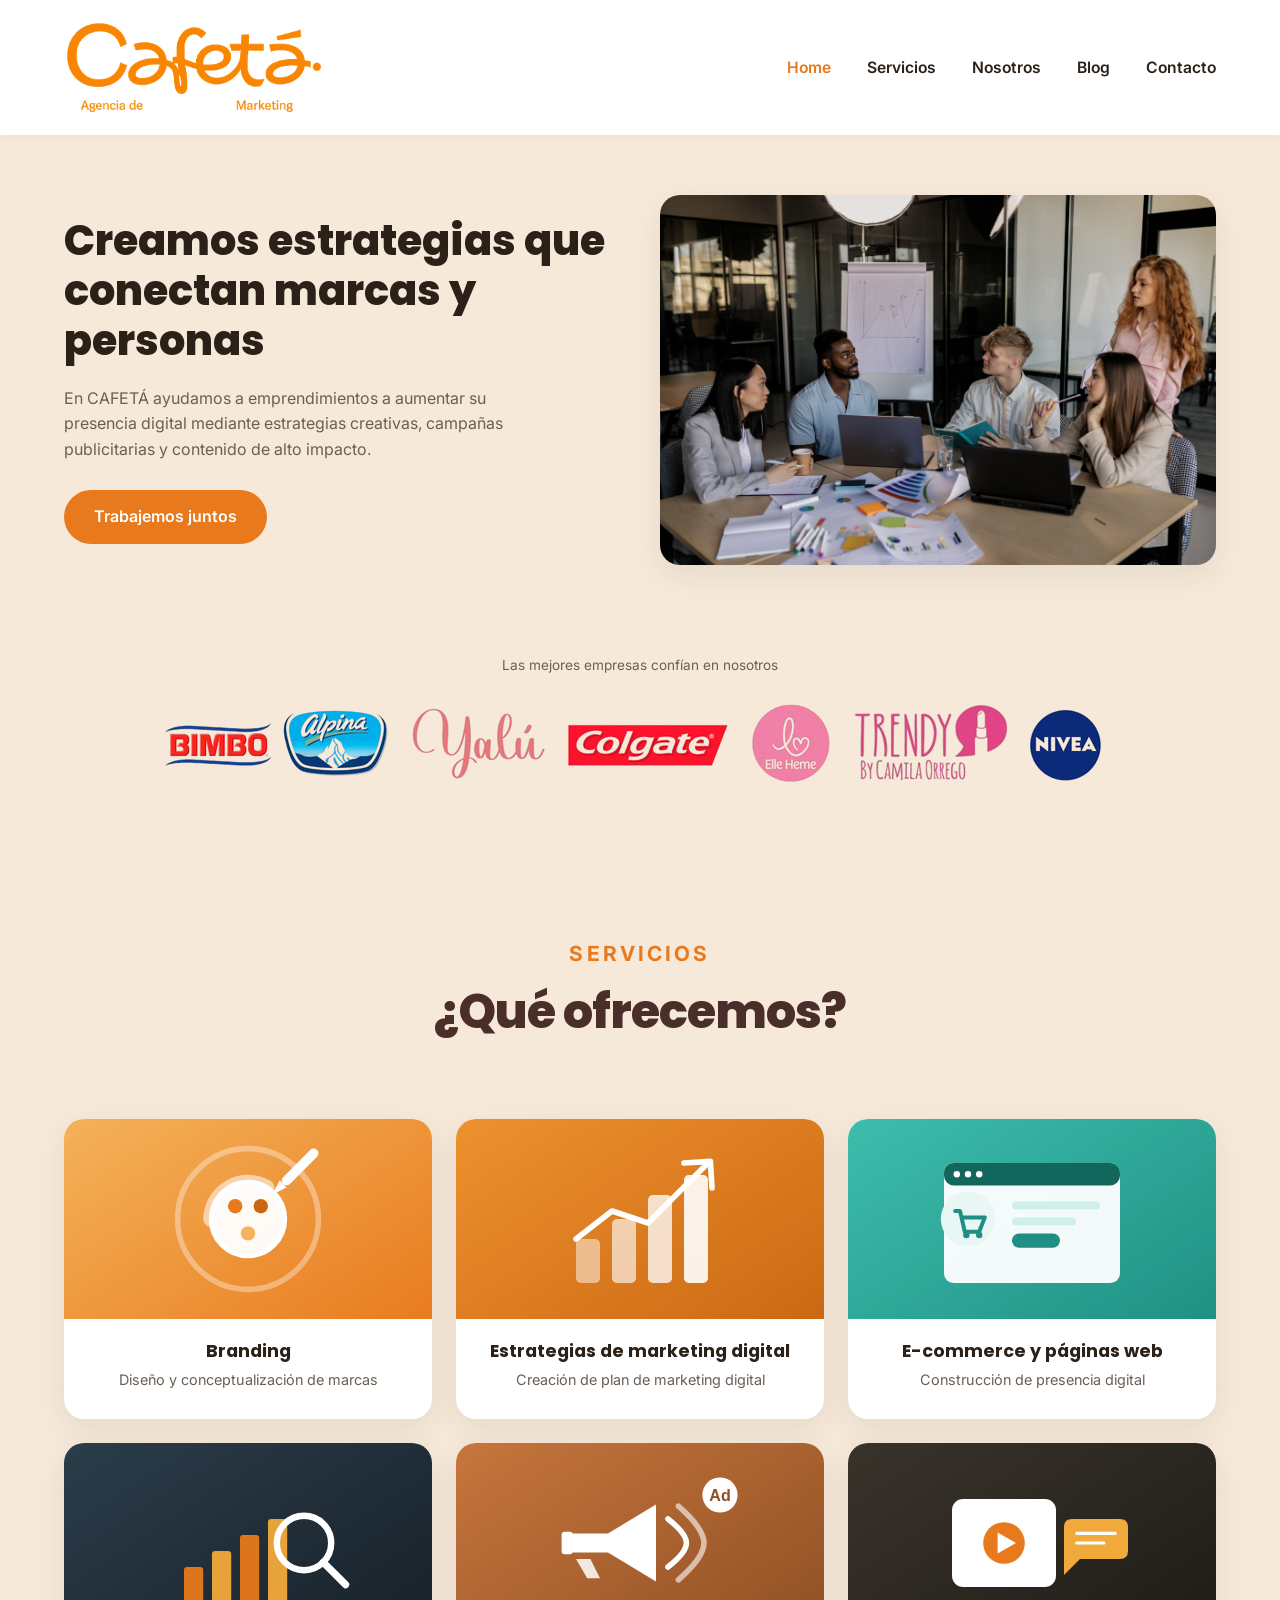
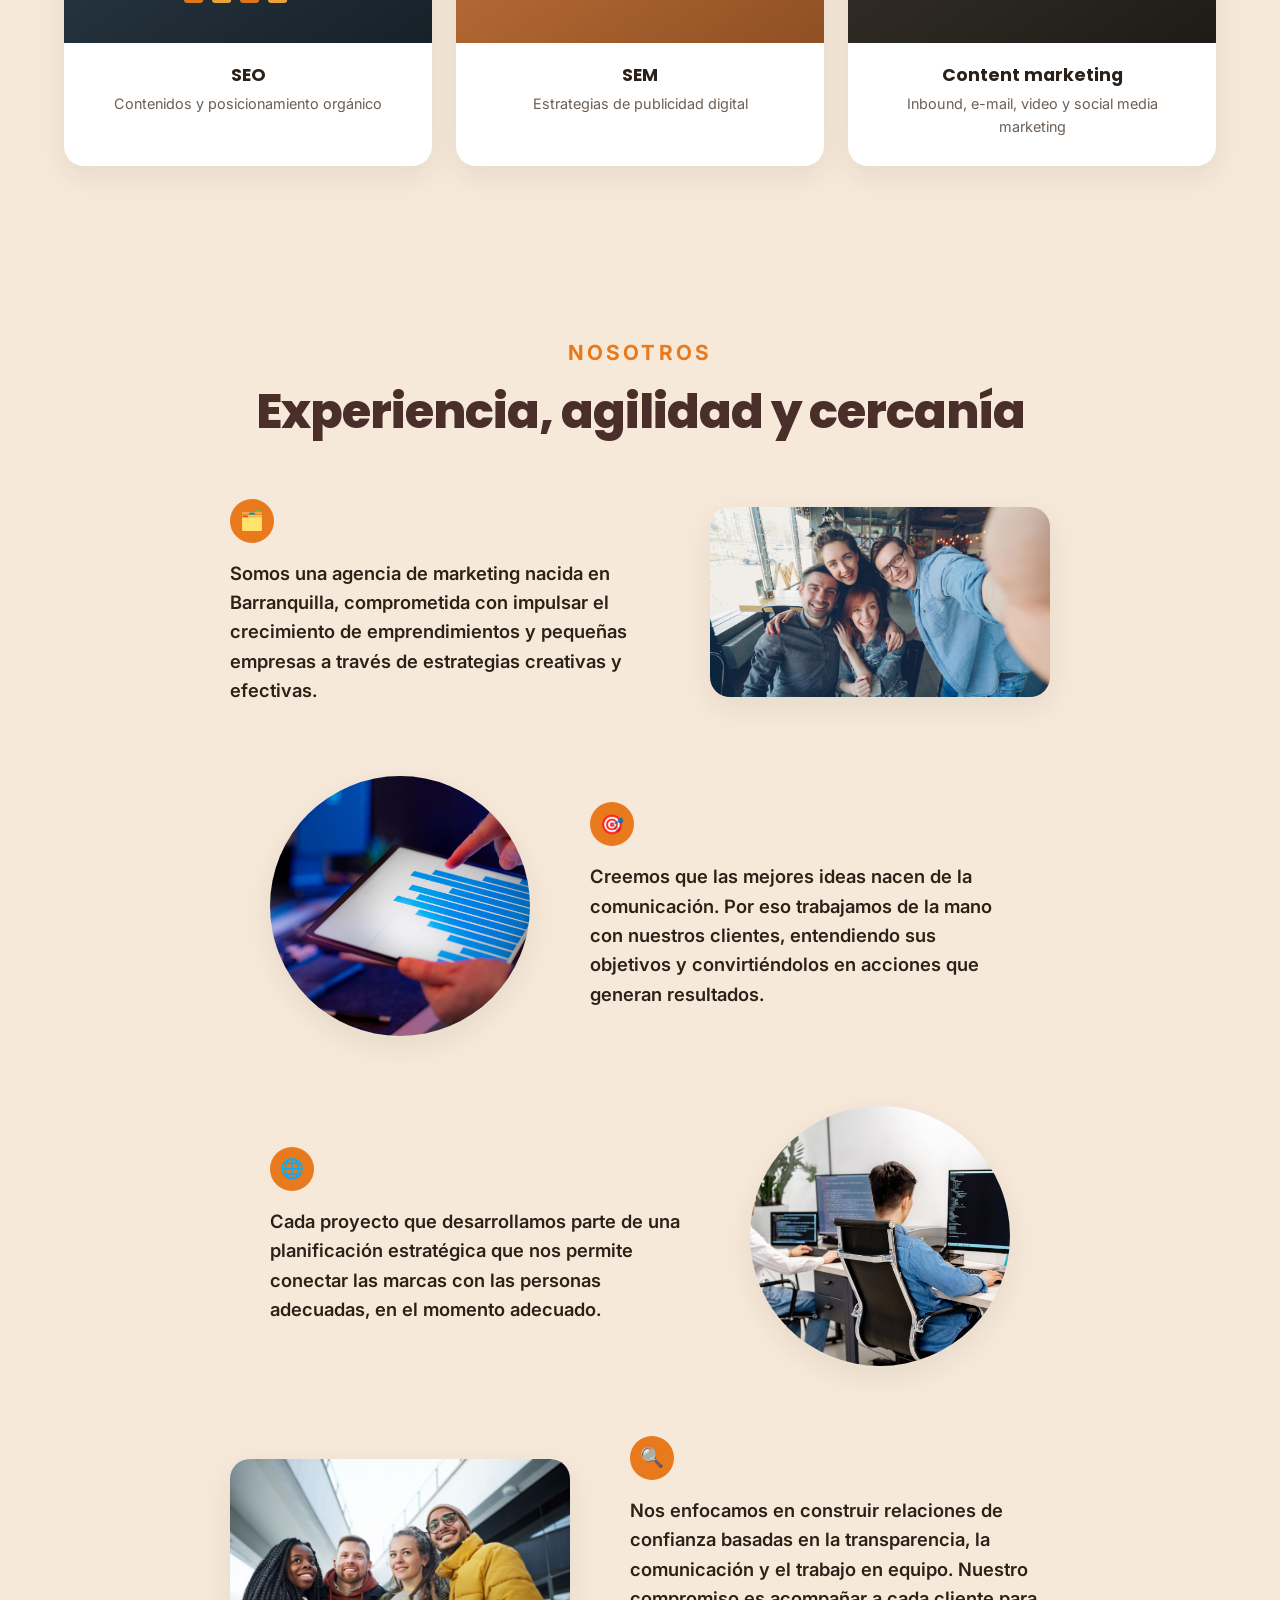
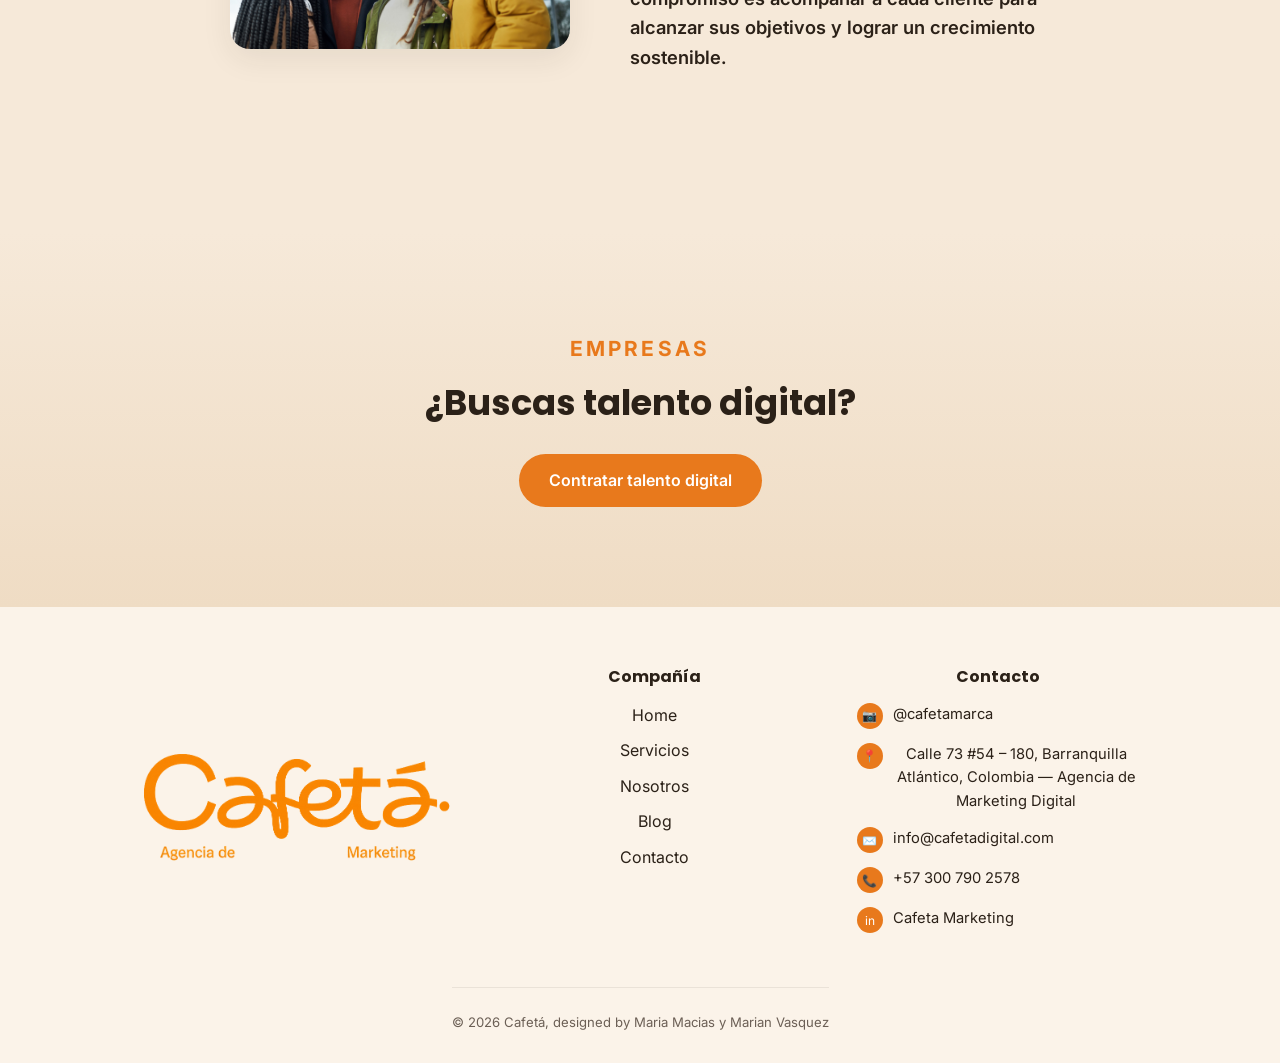
<file: index.html>
<!DOCTYPE html>
<html lang="es">
<head>
  <meta charset="UTF-8">
  <meta name="viewport" content="width=device-width, initial-scale=1.0">
  <title>Cafetá — Agencia de Marketing Digital en Barranquilla</title>
  <meta name="description" content="En Cafetá ayudamos a emprendimientos a aumentar su presencia digital mediante estrategias creativas, campañas publicitarias y contenido de alto impacto.">

  <link rel="preconnect" href="https://fonts.googleapis.com">
  <link rel="preconnect" href="https://fonts.gstatic.com" crossorigin>
  <link href="https://fonts.googleapis.com/css2?family=Poppins:wght@600;700;800&family=Inter:wght@400;500;600&display=swap" rel="stylesheet">

<link rel="stylesheet" href="style.css">

</head>
<body>
  <a class="skip-link" href="#main">Saltar al contenido principal</a>

  <header class="site-header">
    <div class="container">
      <a href="index.html" class="logo">
        <img src="images/logo.png" alt="Cafetá – Agencia de Marketing">
      </a>

      <button class="nav-toggle" aria-label="Abrir menú de navegación" aria-expanded="false">
        <span class="bar"></span>
        <span class="bar"></span>
        <span class="bar"></span>
      </button>

      <nav class="main-nav" aria-label="Navegación principal">
        <ul>
          <li><a href="index.html" aria-current="page">Home</a></li>
          <li><a href="index.html#servicios">Servicios</a></li>
          <li><a href="index.html#nosotros">Nosotros</a></li>
          <li><a href="blog.html">Blog</a></li>
          <li><a href="contacto.html">Contacto</a></li>
        </ul>
      </nav>
    </div>
  </header>

  <main id="main">

    <!-- HERO -->
    <section class="hero">
      <div class="container">
        <div class="hero-texto">
          <h1>Creamos estrategias que conectan marcas y personas</h1>
          <p>En CAFETÁ ayudamos a emprendimientos a aumentar su presencia digital mediante estrategias creativas, campañas publicitarias y contenido de alto impacto.</p>
          <a href="contacto.html" class="btn">Trabajemos juntos</a>
        </div>
        <div class="hero-image">
          <img src="images/junta-principal.jpeg" alt="Equipo de Cafetá reunido trabajando en una estrategia de marketing frente a un tablero de ideas" width="900" height="580" loading="eager">
        </div>
      </div>
    </section>

    <!-- CLIENTES -->
    <section class="clientes">
      <div class="container">
        <p>Las mejores empresas confían en nosotros</p>
        <img src="images/varias-marcas.png" alt="Logotipos de empresas clientes de Cafetá">
      </div>
    </section>

    <!-- SERVICIOS -->
    <section class="servicios" id="servicios">
      <div class="container">
        <div class="section-heading">
          <span class="eyebrow">Servicios</span>
          <h2>¿Qué ofrecemos?</h2>
        </div>

        <div class="servicios-grid">
          <article class="servicio-card">
            <img src="images/servicio-branding.svg" alt="Icono ilustrado de branding: paleta de marca" width="460" height="300" loading="lazy">
            <div class="servicio-body">
              <h3>Branding</h3>
              <p>Diseño y conceptualización de marcas</p>
            </div>
          </article>

          <article class="servicio-card">
            <img src="images/servicio-estrategias.svg" alt="Icono ilustrado de estrategias de marketing digital: gráfico de crecimiento" width="460" height="300" loading="lazy">
            <div class="servicio-body">
              <h3>Estrategias de marketing digital</h3>
              <p>Creación de plan de marketing digital</p>
            </div>
          </article>

          <article class="servicio-card">
            <img src="images/servicio-ecommerce.svg" alt="Icono ilustrado de e-commerce: tienda en línea con carrito de compras" width="460" height="300" loading="lazy">
            <div class="servicio-body">
              <h3>E-commerce y páginas web</h3>
              <p>Construcción de presencia digital</p>
            </div>
          </article>

          <article class="servicio-card">
            <img src="images/servicio-seo.svg" alt="Icono ilustrado de SEO: lupa sobre gráfico de posicionamiento" width="460" height="300" loading="lazy">
            <div class="servicio-body">
              <h3>SEO</h3>
              <p>Contenidos y posicionamiento orgánico</p>
            </div>
          </article>

          <article class="servicio-card">
            <img src="images/servicio-sem.svg" alt="Icono ilustrado de SEM: megáfono de publicidad digital" width="460" height="300" loading="lazy">
            <div class="servicio-body">
              <h3>SEM</h3>
              <p>Estrategias de publicidad digital</p>
            </div>
          </article>

          <article class="servicio-card">
            <img src="images/servicio-content.svg" alt="Icono ilustrado de content marketing: contenido y video" width="460" height="300" loading="lazy">
            <div class="servicio-body">
              <h3>Content marketing</h3>
              <p>Inbound, e-mail, video y social media marketing</p>
            </div>
          </article>
        </div>
      </div>
    </section>

    <!-- NOSOTROS -->
    <section class="nosotros" id="nosotros">
      <div class="container">
        <div class="section-heading">
          <span class="eyebrow">Nosotros</span>
          <h2>Experiencia, agilidad y cercanía</h2>
        </div>

        <div class="nosotros-row">
          <div class="texto">
            <span class="icon-badge" aria-hidden="true">🗂️</span>
            <p>Somos una agencia de marketing nacida en Barranquilla, comprometida con impulsar el crecimiento de emprendimientos y pequeñas empresas a través de estrategias creativas y efectivas.</p>
          </div>
          <div class="imagen">
            <img src="images/imagen-servicio1.jpeg" alt="Cuatro integrantes del equipo de Cafetá sonriendo juntos en una selfie" width="520" height="277" loading="lazy">
          </div>
        </div>

        <div class="nosotros-row reverse">
          <div class="texto">
            <span class="icon-badge" aria-hidden="true">🎯</span>
            <p>Creemos que las mejores ideas nacen de la comunicación. Por eso trabajamos de la mano con nuestros clientes, entendiendo sus objetivos y convirtiéndolos en acciones que generan resultados.</p>
          </div>
          <div class="imagen circular">
            <img src="images/datos.jpeg" alt="Mano señalando una gráfica de datos en una tableta con luz azul" width="520" height="277" loading="lazy">
          </div>
        </div>

        <div class="nosotros-row">
          <div class="texto">
            <span class="icon-badge" aria-hidden="true">🌐</span>
            <p>Cada proyecto que desarrollamos parte de una planificación estratégica que nos permite conectar las marcas con las personas adecuadas, en el momento adecuado.</p>
          </div>
          <div class="imagen circular">
            <img src="images/trabajando-chinos.jpeg" alt="Desarrollador trabajando frente a dos monitores en la oficina de Cafetá" width="520" height="277" loading="lazy">
          </div>
        </div>

        <div class="nosotros-row reverse">
          <div class="texto">
            <span class="icon-badge" aria-hidden="true">🔍</span>
            <p>Nos enfocamos en construir relaciones de confianza basadas en la transparencia, la comunicación y el trabajo en equipo. Nuestro compromiso es acompañar a cada cliente para alcanzar sus objetivos y lograr un crecimiento sostenible.</p>
          </div>
          <div class="imagen">
            <img src="images/cuatro-amigos.jpeg" alt="Cuatro miembros del equipo de Cafetá posando juntos al aire libre" width="520" height="271" loading="lazy">
          </div>
        </div>
      </div>
    </section>

    <!-- CTA EMPRESAS -->
    <section class="cta-empresas">
      <div class="container">
        <span class="eyebrow">Empresas</span>
        <h2>¿Buscas talento digital?</h2>
        <a href="contacto.html" class="btn">Contratar talento digital</a>
      </div>
    </section>

  </main>

  <footer class="site-footer">
    <div class="container">
      <div class="footer-grid">

        <div class="footer-logo-wrap">
          <img src="images/logo.png" class="footer-logo" alt="Cafetá – Agencia de Marketing">
        </div>

        <div class="footer-right">

          <div class="footer-col">
            <h3>Compañía</h3>
            <ul>
              <li><a href="index.html">Home</a></li>
              <li><a href="index.html#servicios">Servicios</a></li>
              <li><a href="index.html#nosotros">Nosotros</a></li>
              <li><a href="blog.html">Blog</a></li>
              <li><a href="contacto.html">Contacto</a></li>
            </ul>
          </div>

          <div class="footer-col">
            <h3>Contacto</h3>
            <p class="contact-item">
              <span class="icon" aria-hidden="true">📷</span>
              <a href="https://instagram.com/cafetamarca" target="_blank" rel="noopener">@cafetamarca</a>
            </p>
            <p class="contact-item">
              <span class="icon" aria-hidden="true">📍</span>
              <span>Calle 73 #54 – 180, Barranquilla Atlántico, Colombia — Agencia de Marketing Digital</span>
            </p>
            <p class="contact-item">
              <span class="icon" aria-hidden="true">✉️</span>
              <a href="mailto:info@cafetadigital.com">info@cafetadigital.com</a>
            </p>
            <p class="contact-item">
              <span class="icon" aria-hidden="true">📞</span>
              <a href="tel:+573007902578">+57 300 790 2578</a>
            </p>
            <p class="contact-item">
              <span class="icon" aria-hidden="true">in</span>
              <a href="#" rel="noopener">Cafeta Marketing</a>
            </p>
          </div>

        </div>
      </div>

      <p class="footer-bottom">© 2026 Cafetá, designed by Maria Macias y Marian Vasquez</p>
    </div>
  </footer>

  <script src="js/main.js"></script>
</body>
</html>
</file>
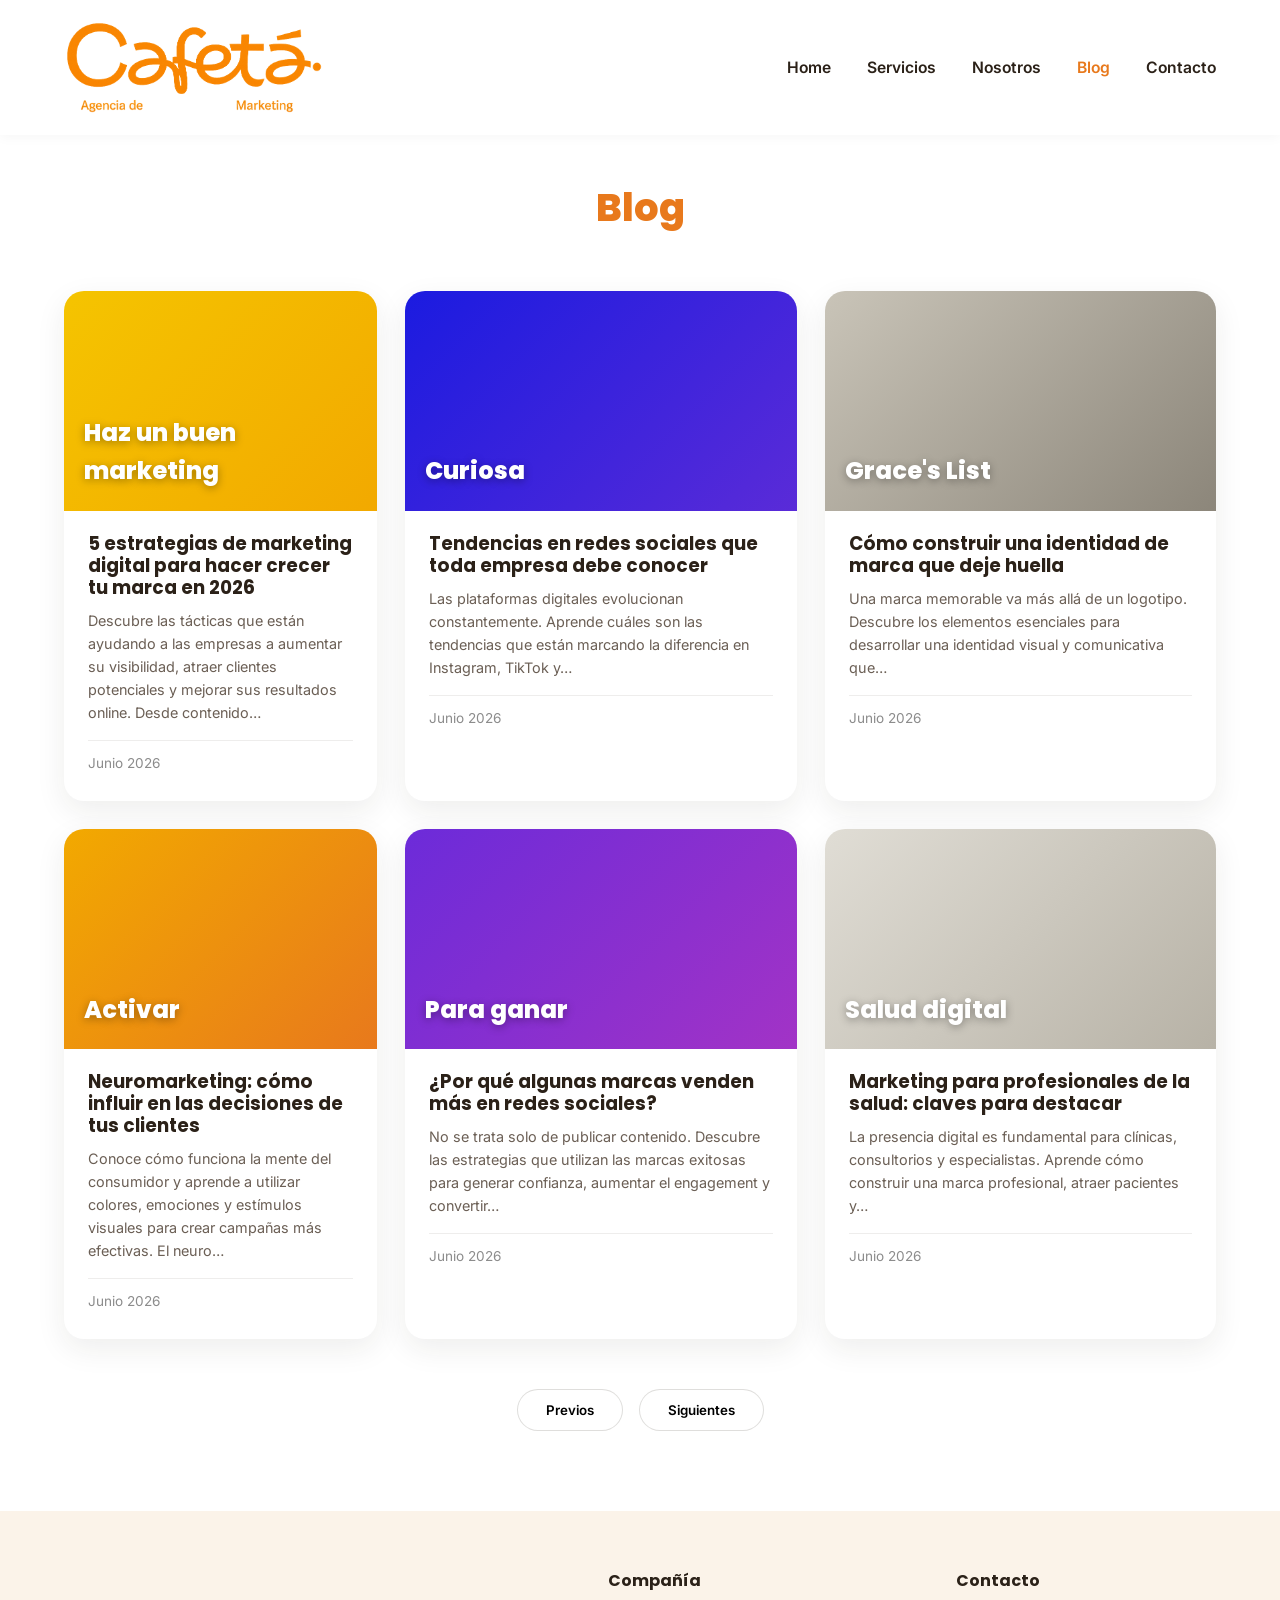
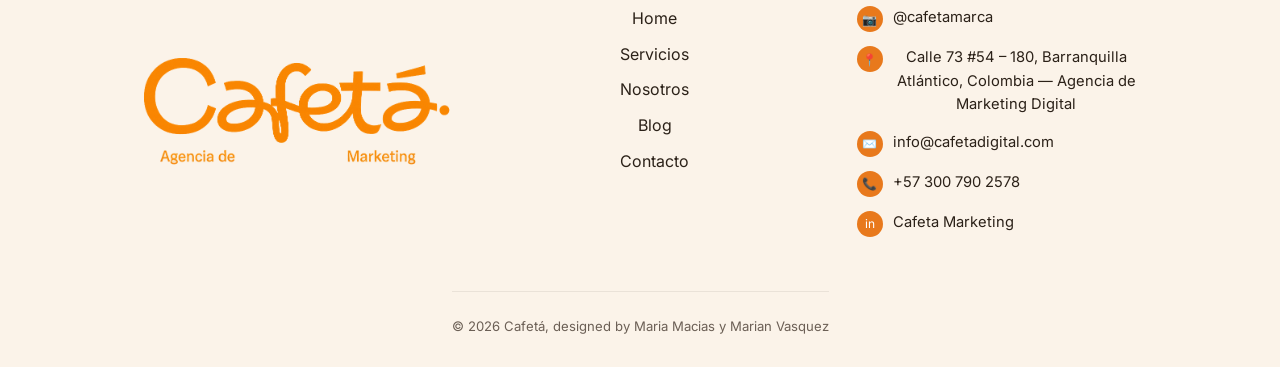
<file: blog.html>
<!DOCTYPE html>
<html lang="es">
<head>
  <meta charset="UTF-8">
  <meta name="viewport" content="width=device-width, initial-scale=1.0">
  <title>Blog — Cafetá Agencia de Marketing</title>
  <meta name="description" content="Artículos de Cafetá sobre marketing digital, branding, redes sociales y estrategias para emprendimientos.">
  <link rel="preconnect" href="https://fonts.googleapis.com">
  <link rel="preconnect" href="https://fonts.gstatic.com" crossorigin>
  <link href="https://fonts.googleapis.com/css2?family=Poppins:wght@600;700;800&family=Inter:wght@400;500;600&display=swap" rel="stylesheet">
  <link rel="stylesheet" href="style.css">
</head>
<body>
  <a class="skip-link" href="#main">Saltar al contenido principal</a>

  <header class="site-header">
    <div class="container">
      <a href="index.html" class="logo"><img src="images/logo.png" alt="Cafetá – Agencia de Marketing"></a>

      <button class="nav-toggle" aria-label="Abrir menú de navegación" aria-expanded="false">
        <span class="bar"></span><span class="bar"></span><span class="bar"></span>
      </button>

      <nav class="main-nav" aria-label="Navegación principal">
        <ul>
          <li><a href="index.html">Home</a></li>
          <li><a href="index.html#servicios">Servicios</a></li>
          <li><a href="index.html#nosotros">Nosotros</a></li>
          <li><a href="blog.html" aria-current="page">Blog</a></li>
          <li><a href="contacto.html">Contacto</a></li>
        </ul>
      </nav>
    </div>
  </header>

  <main id="main">
    <section class="blog-hero">
      <div class="container">
        <h1>Blog</h1>
      </div>
    </section>

    <section class="container">
      <div class="blog-grid">

        <article class="blog-card">
          <div class="blog-cover cover-1"><span class="cover-title">Haz un buen marketing</span></div>
          <div class="blog-body">
            <h2>5 estrategias de marketing digital para hacer crecer tu marca en 2026</h2>
            <p>Descubre las tácticas que están ayudando a las empresas a aumentar su visibilidad, atraer clientes potenciales y mejorar sus resultados online. Desde contenido…</p>
            <span class="blog-date">Junio 2026</span>
          </div>
        </article>

        <article class="blog-card">
          <div class="blog-cover cover-2"><span class="cover-title">Curiosa</span></div>
          <div class="blog-body">
            <h2>Tendencias en redes sociales que toda empresa debe conocer</h2>
            <p>Las plataformas digitales evolucionan constantemente. Aprende cuáles son las tendencias que están marcando la diferencia en Instagram, TikTok y…</p>
            <span class="blog-date">Junio 2026</span>
          </div>
        </article>

        <article class="blog-card">
          <div class="blog-cover cover-3"><span class="cover-title">Grace's List</span></div>
          <div class="blog-body">
            <h2>Cómo construir una identidad de marca que deje huella</h2>
            <p>Una marca memorable va más allá de un logotipo. Descubre los elementos esenciales para desarrollar una identidad visual y comunicativa que…</p>
            <span class="blog-date">Junio 2026</span>
          </div>
        </article>

        <article class="blog-card">
          <div class="blog-cover cover-4"><span class="cover-title">Activar</span></div>
          <div class="blog-body">
            <h2>Neuromarketing: cómo influir en las decisiones de tus clientes</h2>
            <p>Conoce cómo funciona la mente del consumidor y aprende a utilizar colores, emociones y estímulos visuales para crear campañas más efectivas. El neuro…</p>
            <span class="blog-date">Junio 2026</span>
          </div>
        </article>

        <article class="blog-card">
          <div class="blog-cover cover-5"><span class="cover-title">Para ganar</span></div>
          <div class="blog-body">
            <h2>¿Por qué algunas marcas venden más en redes sociales?</h2>
            <p>No se trata solo de publicar contenido. Descubre las estrategias que utilizan las marcas exitosas para generar confianza, aumentar el engagement y convertir…</p>
            <span class="blog-date">Junio 2026</span>
          </div>
        </article>

        <article class="blog-card">
          <div class="blog-cover cover-6"><span class="cover-title">Salud digital</span></div>
          <div class="blog-body">
            <h2>Marketing para profesionales de la salud: claves para destacar</h2>
            <p>La presencia digital es fundamental para clínicas, consultorios y especialistas. Aprende cómo construir una marca profesional, atraer pacientes y…</p>
            <span class="blog-date">Junio 2026</span>
          </div>
        </article>

      </div>

      <nav class="blog-pagination" aria-label="Paginación del blog">
        <button type="button">Previos</button>
        <button type="button">Siguientes</button>
      </nav>
    </section>
  </main>

  <footer class="site-footer">
  <div class="container">
    <div class="footer-grid">

      <div class="footer-logo-wrap">
        <img src="images/logo.png" class="footer-logo" alt="Cafetá – Agencia de Marketing">
      </div>

      <div class="footer-right">

        <div class="footer-col">
          <h3>Compañía</h3>
          <ul>
            <li><a href="index.html">Home</a></li>
            <li><a href="index.html#servicios">Servicios</a></li>
            <li><a href="index.html#nosotros">Nosotros</a></li>
            <li><a href="blog.html">Blog</a></li>
            <li><a href="contacto.html">Contacto</a></li>
          </ul>
        </div>

        <div class="footer-col">
          <h3>Contacto</h3>
          <p class="contact-item">
            <span class="icon" aria-hidden="true">📷</span>
            <a href="https://instagram.com/cafetamarca" target="_blank" rel="noopener">@cafetamarca</a>
          </p>
          <p class="contact-item">
            <span class="icon" aria-hidden="true">📍</span>
            <span>Calle 73 #54 – 180, Barranquilla Atlántico, Colombia — Agencia de Marketing Digital</span>
          </p>
          <p class="contact-item">
            <span class="icon" aria-hidden="true">✉️</span>
            <a href="mailto:info@cafetadigital.com">info@cafetadigital.com</a>
          </p>
          <p class="contact-item">
            <span class="icon" aria-hidden="true">📞</span>
            <a href="tel:+573007902578">+57 300 790 2578</a>
          </p>
          <p class="contact-item">
            <span class="icon" aria-hidden="true">in</span>
            <a href="#" rel="noopener">Cafeta Marketing</a>
          </p>
        </div>

      </div> <!-- cierra footer-right -->
    </div> <!-- cierra footer-grid -->

    <p class="footer-bottom">© 2026 Cafetá, designed by Maria Macias y Marian Vasquez</p>
  </div>
</footer>

  <script src="js/main.js"></script>
</body>
</html>
</file>
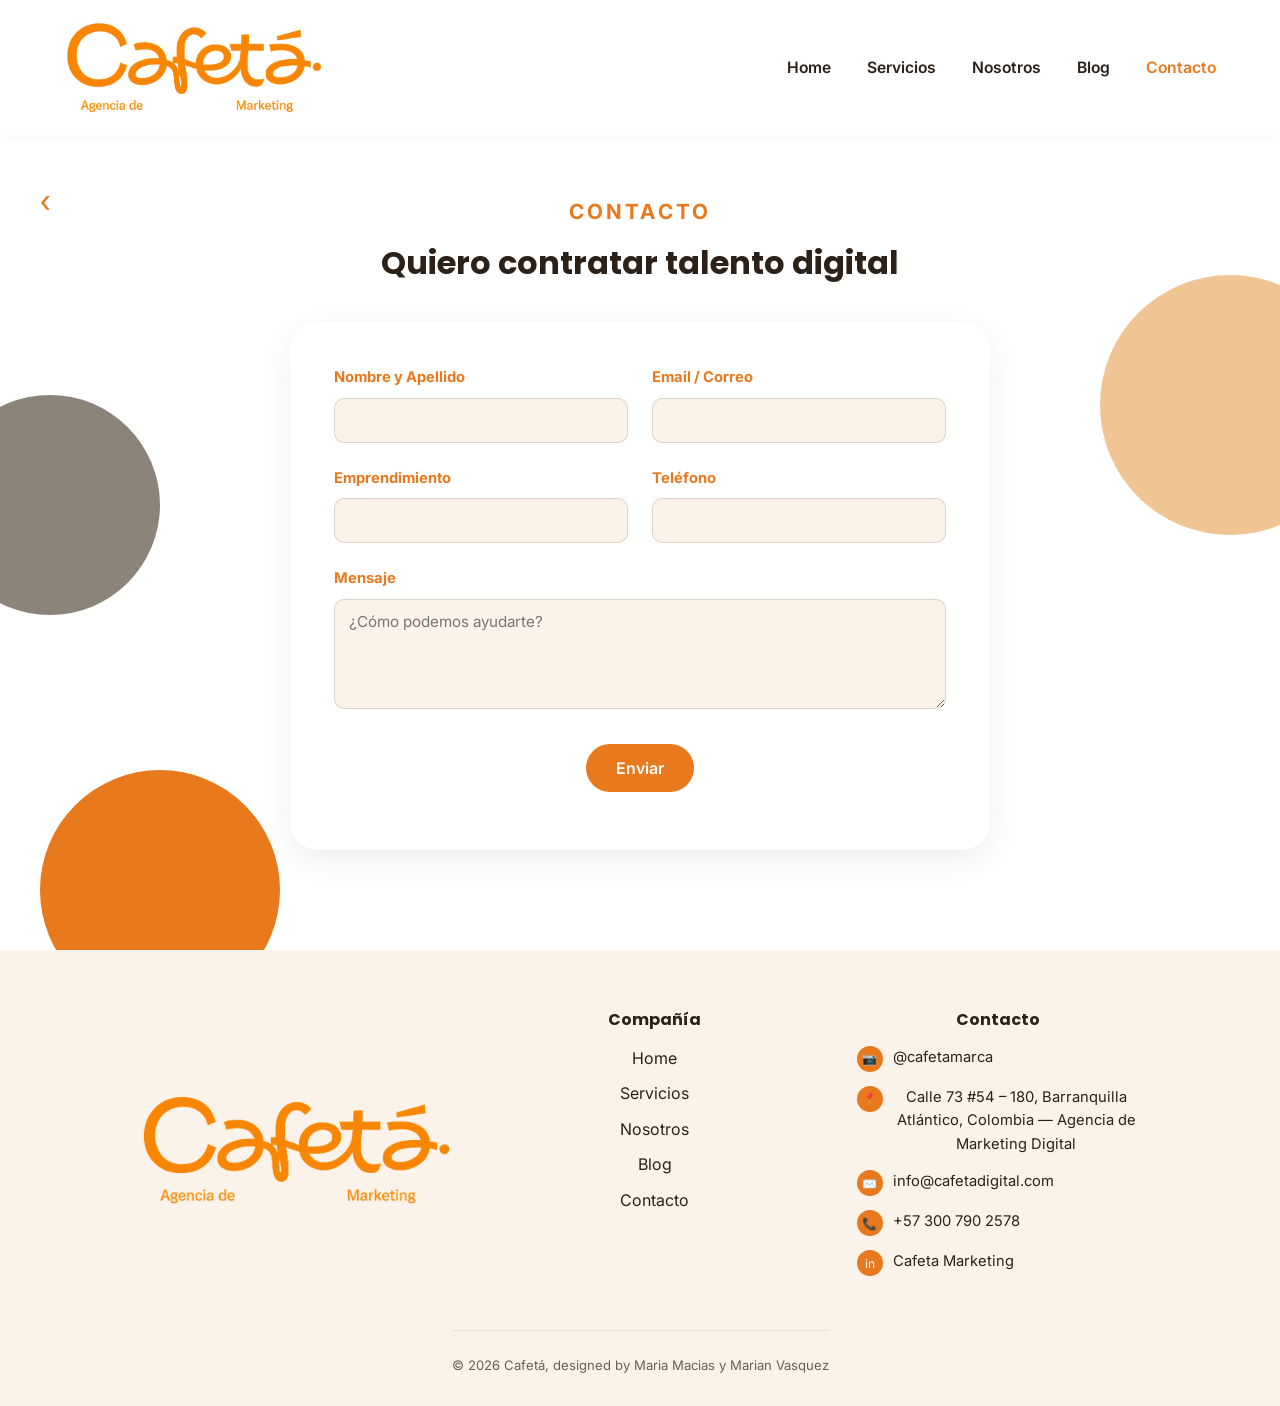
<file: contacto.html>
<!DOCTYPE html>
<html lang="es">
<head>
  <meta charset="UTF-8">
  <meta name="viewport" content="width=device-width, initial-scale=1.0">
  <title>Contacto — Cafetá Agencia de Marketing</title>
  <meta name="description" content="Contáctanos y cuéntanos sobre tu emprendimiento. En Cafetá te ayudamos a contratar talento digital y a impulsar tu marca.">
  <link rel="preconnect" href="https://fonts.googleapis.com">
  <link rel="preconnect" href="https://fonts.gstatic.com" crossorigin>
  <link href="https://fonts.googleapis.com/css2?family=Poppins:wght@600;700;800&family=Inter:wght@400;500;600&display=swap" rel="stylesheet">
  <link rel="stylesheet" href="style.css">
</head>
<body>
  <a class="skip-link" href="#main">Saltar al contenido principal</a>

  <header class="site-header">
    <div class="container">
      <a href="index.html" class="logo"><img src="images/logo.png" alt="Cafetá – Agencia de Marketing"></a>

      <button class="nav-toggle" aria-label="Abrir menú de navegación" aria-expanded="false">
        <span class="bar"></span><span class="bar"></span><span class="bar"></span>
      </button>

      <nav class="main-nav" aria-label="Navegación principal">
        <ul>
          <li><a href="index.html">Home</a></li>
          <li><a href="index.html#servicios">Servicios</a></li>
          <li><a href="index.html#nosotros">Nosotros</a></li>
          <li><a href="blog.html">Blog</a></li>
          <li><a href="contacto.html" aria-current="page">Contacto</a></li>
        </ul>
      </nav>
    </div>
  </header>

  <main id="main">
    <section class="contacto-hero">
      <a href="index.html" class="back-link" aria-label="Volver a la página de inicio">&#8249;</a>

      <span class="deco-circle deco-1" aria-hidden="true"></span>
      <span class="deco-circle deco-2" aria-hidden="true"></span>
      <span class="deco-circle deco-3" aria-hidden="true"></span>

      <div class="container">
        <span class="eyebrow">Contacto</span>
        <h1>Quiero contratar talento digital</h1>

        <div class="contact-form-wrap">
          <form class="contact-form" novalidate>
            <div class="form-grid">
              <div class="form-field">
                <label for="nombre">Nombre y Apellido</label>
                <input type="text" id="nombre" name="nombre" autocomplete="name" required>
              </div>

              <div class="form-field">
                <label for="email">Email / Correo</label>
                <input type="email" id="email" name="email" autocomplete="email" required>
              </div>

              <div class="form-field">
                <label for="emprendimiento">Emprendimiento</label>
                <input type="text" id="emprendimiento" name="emprendimiento" autocomplete="organization">
              </div>

              <div class="form-field">
                <label for="telefono">Teléfono</label>
                <input type="tel" id="telefono" name="telefono" autocomplete="tel">
              </div>

              <div class="form-field full">
                <label for="mensaje">Mensaje</label>
                <textarea id="mensaje" name="mensaje" placeholder="¿Cómo podemos ayudarte?" required></textarea>
              </div>
            </div>

            <button type="submit" class="btn">Enviar</button>
            <p class="form-status" role="status" aria-live="polite"></p>
          </form>
        </div>
      </div>
    </section>
  </main>

   <footer class="site-footer">
  <div class="container">
    <div class="footer-grid">

      <div class="footer-logo-wrap">
        <img src="images/logo.png" class="footer-logo" alt="Cafetá – Agencia de Marketing">
      </div>

      <div class="footer-right">

        <div class="footer-col">
          <h3>Compañía</h3>
          <ul>
            <li><a href="index.html">Home</a></li>
            <li><a href="index.html#servicios">Servicios</a></li>
            <li><a href="index.html#nosotros">Nosotros</a></li>
            <li><a href="blog.html">Blog</a></li>
            <li><a href="contacto.html">Contacto</a></li>
          </ul>
        </div>

        <div class="footer-col">
          <h3>Contacto</h3>
          <p class="contact-item">
            <span class="icon" aria-hidden="true">📷</span>
            <a href="https://instagram.com/cafetamarca" target="_blank" rel="noopener">@cafetamarca</a>
          </p>
          <p class="contact-item">
            <span class="icon" aria-hidden="true">📍</span>
            <span>Calle 73 #54 – 180, Barranquilla Atlántico, Colombia — Agencia de Marketing Digital</span>
          </p>
          <p class="contact-item">
            <span class="icon" aria-hidden="true">✉️</span>
            <a href="mailto:info@cafetadigital.com">info@cafetadigital.com</a>
          </p>
          <p class="contact-item">
            <span class="icon" aria-hidden="true">📞</span>
            <a href="tel:+573007902578">+57 300 790 2578</a>
          </p>
          <p class="contact-item">
            <span class="icon" aria-hidden="true">in</span>
            <a href="#" rel="noopener">Cafeta Marketing</a>
          </p>
        </div>

      </div> <!-- cierra footer-right -->
    </div> <!-- cierra footer-grid -->

    <p class="footer-bottom">© 2026 Cafetá, designed by Maria Macias y Marian Vasquez</p>
  </div>
</footer>

  <script src="js/main.js"></script>
</body>
</html>
</file>
<file: style.css>
/* ==========================================================================
   CAFETÁ — Agencia de Marketing Digital
   Hoja de estilos principal
   ========================================================================== */

:root {
  --color-primario: #E8791C;
  --color-primario-oscuro: #C96712;
  --color-crema: #F6E9D9;
  --color-crema-suave: #FBF3E9;
  --color-texto: #2B2118;
  --color-texto-suave: #6B5F55;
  --color-blanco: #FFFFFF;
  --color-gris: #8C8C8C;
  --fuente-titulo: 'Poppins', sans-serif;
  --fuente-texto: 'Inter', sans-serif;
  --radio: 20px;
  --sombra: 0 10px 30px rgba(43, 33, 24, 0.08);
  --contenedor: 1200px;
}

* {
  margin: 0;
  padding: 0;
  box-sizing: border-box;
}

html {
  scroll-behavior: smooth;
}

body {
  font-family: var(--fuente-texto);
  color: var(--color-texto);
  background: var(--color-blanco);
  line-height: 1.6;
  -webkit-font-smoothing: antialiased;
}

img {
  max-width: 100%;
  display: block;
}

a {
  text-decoration: none;
  color: inherit;
}

ul {
  list-style: none;
}

h1, h2, h3 {
  font-family: var(--fuente-titulo);
  color: var(--color-texto);
  line-height: 1.2;
}

.container {
  width: 100%;
  max-width: var(--contenedor);
  margin: 0 auto;
  padding: 0 24px;
}

.skip-link {
  position: absolute;
  left: -9999px;
  top: 0;
  background: var(--color-primario);
  color: #fff;
  padding: 10px 16px;
  z-index: 999;
}
.skip-link:focus {
  left: 16px;
  top: 16px;
}

.btn {
  display: inline-block;
  background: var(--color-primario);
  color: #fff;
  font-weight: 600;
  padding: 14px 30px;
  border-radius: 50px;
  border: none;
  cursor: pointer;
  font-family: var(--fuente-texto);
  font-size: 1rem;
  transition: background 0.2s ease, transform 0.2s ease;
}
.btn:hover {
  background: var(--color-primario-oscuro);
  transform: translateY(-2px);
}

.eyebrow {
  color: var(--color-primario);
  font-weight: 700;
  text-transform: uppercase;
  letter-spacing: 0.15em;
  font-size: 1.3rem;   
  display: block;
  margin-bottom: 16px;
}

/* ==========================================================================
   HEADER
   ========================================================================== */
.site-header {
  padding: 20px 0;
  background: var(--color-blanco);
  position: sticky;
  top: 0;
  z-index: 100;
  box-shadow: 0 2px 12px rgba(0,0,0,0.04);
}

.site-header .container {
  display: flex;
  align-items: center;
  justify-content: space-between;
}

.logo img {
  width: 260px;  
  height: auto;
}

.main-nav ul {
  display: flex;
  gap: 36px;
}

.main-nav a {
  font-weight: 600;
  color: var(--color-texto);
  font-size: 0.98rem;
  transition: color 0.2s ease;
}

.main-nav a:hover,
.main-nav a[aria-current="page"] {
  color: var(--color-primario);
}

.nav-toggle {
  display: none;
  flex-direction: column;
  gap: 5px;
  background: none;
  border: none;
  cursor: pointer;
  padding: 8px;
}
.nav-toggle .bar {
  width: 24px;
  height: 2px;
  background: var(--color-texto);
  border-radius: 2px;
}

/* ==========================================================================
   HERO
   ========================================================================== */
.hero {
  background: var(--color-crema);
  padding: 60px 0 50px;
}

.hero .container {
  display: grid;
  grid-template-columns: 1fr 1fr;
  gap: 40px;
  align-items: center;
}

.hero h1 {
  font-size: 2.6rem;
  font-weight: 800;
  margin-bottom: 20px;
}

.hero-texto p {
  color: var(--color-texto-suave);
  font-size: 1rem;
  max-width: 460px;
  margin-bottom: 28px;
}

.hero-image img {
  border-radius: var(--radio);
  box-shadow: var(--sombra);
  width: 100%;
  height: auto;
}

/* ==========================================================================
   CLIENTES
   ========================================================================== */
.clientes {
  padding: 40px 0 70px;
  background: var(--color-crema);
}

.clientes p {
  text-align: center;
  color: var(--color-texto-suave);
  font-size: 0.85rem;
  margin-bottom: 20px;
}

.clientes img {
  margin: 0 auto;
  max-width: 100%;
}

/* ==========================================================================
   SERVICIOS
   ========================================================================== */
.servicios {
  padding: 80px 0;
  background: var(--color-crema);
}

.section-heading {
  text-align: center;
  margin-bottom: 80px; 
}

.nosotros .section-heading h2 {
  font-size: 3rem;
  font-weight: 800;
  line-height: 1.1;
  letter-spacing: -1px;
  color: #4A2E2A;
}

.servicios .section-heading h2 {
  font-size: 3rem;
  font-weight: 800;
  line-height: 1.1;
  letter-spacing: -1px;
  color: #4A2E2A;
}

.servicios-grid {
  display: grid;
  grid-template-columns: repeat(3, 1fr);
  gap: 24px;
}

.servicio-card {
  background: var(--color-blanco);
  border-radius: var(--radio);
  overflow: hidden;
  box-shadow: var(--sombra);
  transition: transform 0.25s ease, box-shadow 0.25s ease;
}

.servicio-card:hover {
  transform: translateY(-6px);
  box-shadow: 0 16px 36px rgba(43,33,24,0.14);
}

.servicio-card img {
  width: 100%;
  height: 200px;
  object-fit: cover;
}

.servicio-body {
  padding: 22px 24px 28px;
  text-align: center;
}

.servicio-body h3 {
  font-size: 1.1rem;
  margin-bottom: 6px;
}

.servicio-body p {
  color: var(--color-texto-suave);
  font-size: 0.9rem;
}

/* ==========================================================================
   NOSOTROS
   ========================================================================== */
.nosotros {
  padding: 90px 0;
  background: var(--color-crema);
}

.nosotros .section-heading {
  margin-bottom: 60px;
}

.nosotros-row {
  display: flex;
  align-items: center;
  justify-content: center;
  gap: 60px;
  margin-bottom: 70px;
}

.nosotros-row.reverse {
  flex-direction: row-reverse;
}

.nosotros-row .texto {
  max-width: 420px;
  display: flex;
  flex-direction: column;
  align-items: flex-start;
  gap: 16px;
}

.nosotros-row .texto p {
  font-size: 1.15rem;
  font-weight: 600;
  color: var(--color-texto);
}

.icon-badge {
  width: 44px;
  height: 44px;
  border-radius: 50%;
  background: var(--color-primario);
  display: flex;
  align-items: center;
  justify-content: center;
  font-size: 1.2rem;
  flex-shrink: 0;
}

.nosotros-row .imagen img {
  width: 340px;
  height: 190px;
  object-fit: cover;
  border-radius: var(--radio);
  box-shadow: var(--sombra);
}

.nosotros-row .imagen.circular img {
  width: 260px;
  height: 260px;
  border-radius: 50%;
}

/* ==========================================================================
   CTA EMPRESAS
   ========================================================================== */
.cta-empresas {
  background: linear-gradient(180deg, var(--color-crema) 0%, #EFDCC4 100%);
  padding: 100px 0;
  text-align: center;
}

.cta-empresas h2 {
  font-size: 2.2rem;
  margin: 10px 0 30px;
}

/* ==========================================================================
   FOOTER
   ========================================================================== */
.site-footer {
  background: var(--color-crema-suave);
  padding: 60px 0 30px;
}

.footer-grid {
  display: grid;
  grid-template-columns: 1fr 2fr; /* 👈 clave */
  gap: 60px;
  margin-bottom: 40px;
  max-width: 1000px;
  margin-left: auto;
  margin-right: auto;
  align-items: center;
}

.footer-right {
  display: grid;
  grid-template-columns: 1fr 1fr;
  gap: 60px;
}

.footer-grid > div:first-child {
  display: flex;
  justify-content: center;
  align-items: center;
}

.footer-col {
  text-align: center;
}

.site-footer .container {
  display: flex;
  flex-direction: column;
  align-items: center;
}

.footer-logo {
  display: block;
  width: 320px;
  height: auto;
}

.footer-col h3 {
  font-size: 1rem;
  margin-bottom: 16px;
}

.footer-col ul li {
  margin-bottom: 10px;
}

.footer-col ul a:hover,
.footer-col .contact-item a:hover {
  color: var(--color-primario);
}

.contact-item {
  display: flex;
  align-items: flex-start;
  gap: 10px;
  margin-bottom: 14px;
  font-size: 0.92rem;
}

.contact-item .icon {
  width: 26px;
  height: 26px;
  border-radius: 50%;
  background: var(--color-primario);
  color: #fff;
  display: flex;
  align-items: center;
  justify-content: center;
  font-size: 0.75rem;
  flex-shrink: 0;
}

.footer-bottom {
  text-align: center;
  font-size: 0.82rem;
  color: var(--color-texto-suave);
  border-top: 1px solid rgba(43, 33, 24, 0.08);
  padding-top: 24px;
}
/* ==========================================================================
   BLOG
   ========================================================================== */
.blog-hero {
  padding: 50px 0 10px;
  text-align: center;
}

.blog-hero h1 {
  font-size: 2.4rem;
  font-weight: 800;
  color: var(--color-primario);
}

.blog-grid {
  display: grid;
  grid-template-columns: 0.8fr 1fr 1fr;
  gap: 28px;
  padding: 50px 0 10px;
}

.blog-card {
  border-radius: var(--radio);
  overflow: hidden;
  box-shadow: var(--sombra);
  background: var(--color-blanco);
  transition: transform 0.25s ease;
}

.blog-card:hover {
  transform: translateY(-6px);
}

.blog-cover {
  height: 220px;
  display: flex;
  align-items: flex-end;
  padding: 20px;
  background-size: cover;
  background-position: center;
}

.cover-title {
  color: #fff;
  font-family: var(--fuente-titulo);
  font-weight: 800;
  font-size: 1.5rem;
  text-shadow: 0 2px 8px rgba(0,0,0,0.35);
}

.cover-1 { background: linear-gradient(135deg, #F5C400, #F2A900); }
.cover-2 { background: linear-gradient(135deg, #1B1BE0, #5A2BD8); }
.cover-3 { background: linear-gradient(135deg, #C9C4B8, #8C867A); }
.cover-4 { background: linear-gradient(135deg, #F2A900, #E8791C); }
.cover-5 { background: linear-gradient(135deg, #6C2BD9, #A233C6); }
.cover-6 { background: linear-gradient(135deg, #E0DDD5, #B7B2A6); }

.blog-body {
  padding: 22px 24px 26px;
}

.blog-body h2 {
  font-size: 1.15rem;
  margin-bottom: 10px;
  font-weight: 700;
}

.blog-body p {
  color: var(--color-texto-suave);
  font-size: 0.9rem;
  margin-bottom: 16px;
}

.blog-date {
  display: block;
  border-top: 1px solid rgba(43,33,24,0.08);
  padding-top: 12px;
  font-size: 0.85rem;
  color: var(--color-gris);
}

.blog-pagination {
  display: flex;
  justify-content: center;
  gap: 16px;
  padding: 40px 0 80px;
}

.blog-pagination button {
  padding: 12px 28px;
  border-radius: 50px;
  border: 1px solid rgba(43,33,24,0.15);
  background: #fff;
  font-family: var(--fuente-texto);
  font-weight: 600;
  cursor: pointer;
  transition: all 0.2s ease;
}

.blog-pagination button:hover {
  background: var(--color-primario);
  color: #fff;
  border-color: var(--color-primario);
}

/* ==========================================================================
   CONTACTO
   ========================================================================== */
.contacto-hero {
  position: relative;
  padding: 60px 0 100px;
  overflow: hidden;
  text-align: center;
}

.back-link {
  position: absolute;
  top: 40px;
  left: 40px;
  font-size: 2rem;
  color: var(--color-primario);
  z-index: 5;
}

.contacto-hero h1 {
  font-size: 2rem;
  font-weight: 700;
  margin-bottom: 40px;
}

.deco-circle {
  position: absolute;
  border-radius: 50%;
  z-index: 0;
}
.deco-1 { width: 220px; height: 220px; background: #8C8478; left: -60px; top: 260px; }
.deco-2 { width: 260px; height: 260px; background: #F0C593; right: -80px; top: 140px; }
.deco-3 { width: 240px; height: 240px; background: var(--color-primario); left: 40px; bottom: -60px; }
.deco-4 { width: 240px; height: 240px; background: #B9B4A9; right: 20px; bottom: -80px; }

.contact-form-wrap {
  position: relative;
  z-index: 2;
  max-width: 700px;
  margin: 0 auto;
  background: #fff;
  border-radius: 28px;
  box-shadow: var(--sombra);
  padding: 44px;
}

.form-grid {
  display: grid;
  grid-template-columns: 1fr 1fr;
  gap: 24px;
  text-align: left;
  margin-bottom: 28px;
}

.form-field.full {
  grid-column: 1 / -1;
}

.form-field label {
  display: block;
  font-weight: 700;
  color: var(--color-primario);
  font-size: 0.92rem;
  margin-bottom: 8px;
}

.form-field input,
.form-field textarea {
  width: 100%;
  border: 1px solid rgba(43,33,24,0.15);
  border-radius: 10px;
  padding: 12px 14px;
  font-family: var(--fuente-texto);
  font-size: 0.95rem;
  background: var(--color-crema-suave);
}

.form-field textarea {
  min-height: 110px;
  resize: vertical;
}

.form-field input:focus,
.form-field textarea:focus {
  outline: 2px solid var(--color-primario);
  outline-offset: 1px;
}

.contact-form .btn {
  display: block;
  margin: 0 auto;
}

.form-status {
  text-align: center;
  margin-top: 14px;
  font-weight: 600;
  color: var(--color-primario);
}

/* ==========================================================================
   RESPONSIVE
   ========================================================================== */
@media (max-width: 900px) {
  .hero .container {
    grid-template-columns: 1fr;
  }
  .servicios-grid {
    grid-template-columns: repeat(2, 1fr);
  }
  .blog-grid {
    grid-template-columns: repeat(2, 1fr);
  }
  .footer-grid {
  grid-template-columns: 1.4fr 1fr 1fr;
  align-items: center;
}

.footer-logo {
  width: 100%;
  max-width: 420px;
}

  .nosotros-row,
  .nosotros-row.reverse {
    flex-direction: column;
    text-align: center;
  }
  .nosotros-row .texto {
    align-items: center;
  }
}

@media (max-width: 640px) {
  .nav-toggle {
    display: flex;
  }
  .main-nav {
    position: absolute;
    top: 100%;
    left: 0;
    right: 0;
    background: #fff;
    box-shadow: var(--sombra);
    max-height: 0;
    overflow: hidden;
    transition: max-height 0.3s ease;
  }
  .main-nav.open {
    max-height: 320px;
  }
  .main-nav ul {
    flex-direction: column;
    padding: 20px 24px;
    gap: 18px;
  }
  .hero h1 {
    font-size: 1.9rem;
  }
  .servicios-grid,
  .blog-grid {
    grid-template-columns: 1fr;
  }
  .footer-grid {
  grid-template-columns: 1.5fr 1fr 1fr;
}
  .form-grid {
    grid-template-columns: 1fr;
  }
  .contact-form-wrap {
    padding: 28px;
  }
  .back-link {
    top: 20px;
    left: 20px;
  }
}
</file>
